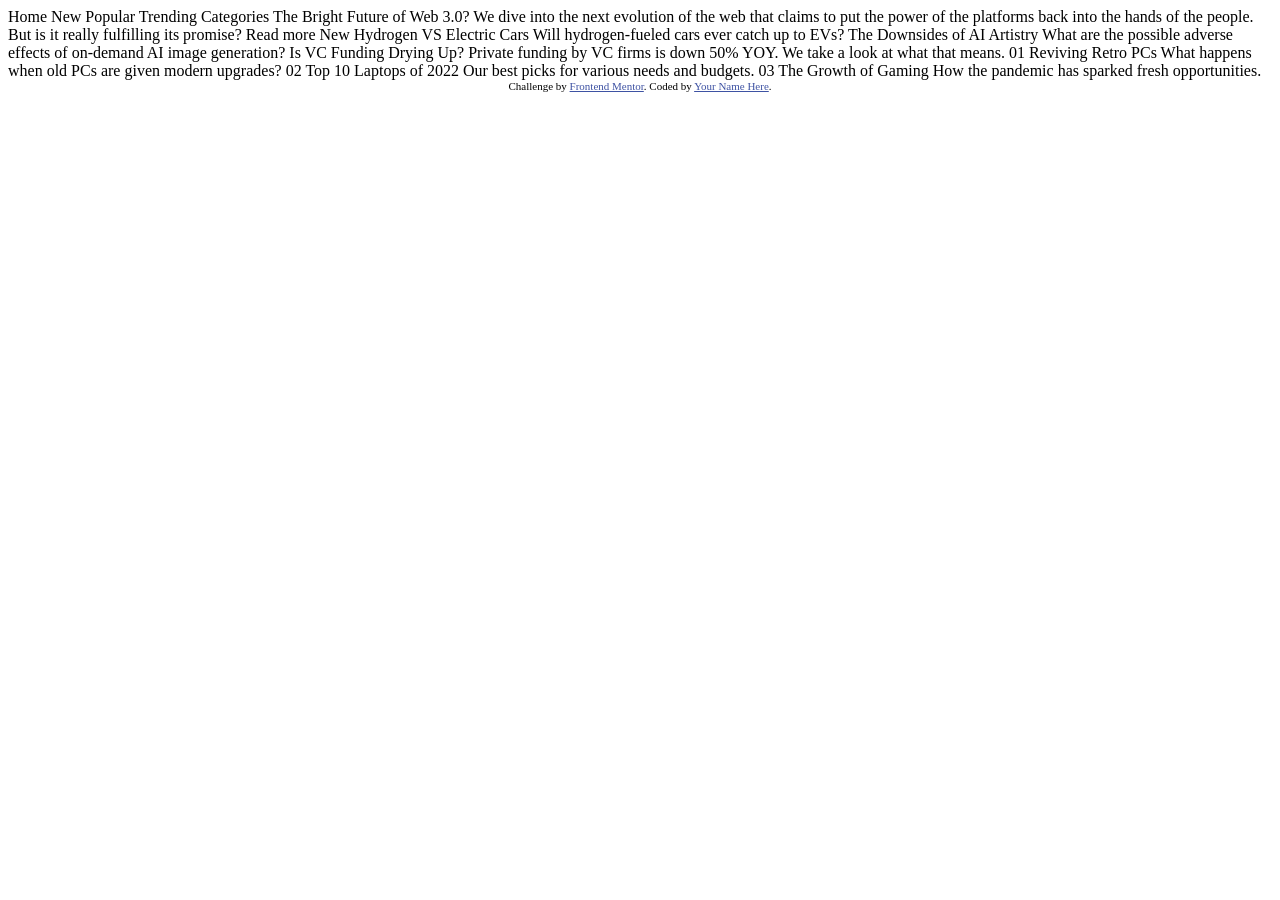
<file: news-homepage-main/index.html>
<!DOCTYPE html>
<html lang="en">
<head>
  <meta charset="UTF-8">
  <meta name="viewport" content="width=device-width, initial-scale=1.0"> <!-- displays site properly based on user's device -->

  <link rel="icon" type="image/png" sizes="32x32" href="./assets/images/favicon-32x32.png">
  
  <title>Frontend Mentor | News homepage</title>

  <!-- Feel free to remove these styles or customise in your own stylesheet 👍 -->
  <style>
    .attribution { font-size: 11px; text-align: center; }
    .attribution a { color: hsl(228, 45%, 44%); }
  </style>
</head>
<body>

  Home
  New
  Popular
  Trending
  Categories

  The Bright Future of Web 3.0?

  We dive into the next evolution of the web that claims to put the power of the platforms back into the hands of the people. 
  But is it really fulfilling its promise?

  Read more

  New 

  Hydrogen VS Electric Cars
  Will hydrogen-fueled cars ever catch up to EVs?

  The Downsides of AI Artistry
  What are the possible adverse effects of on-demand AI image generation?

  Is VC Funding Drying Up?
  Private funding by VC firms is down 50% YOY. We take a look at what that means.

  01
  Reviving Retro PCs
  What happens when old PCs are given modern upgrades?

  02
  Top 10 Laptops of 2022
  Our best picks for various needs and budgets.

  03
  The Growth of Gaming
  How the pandemic has sparked fresh opportunities.
  
  <div class="attribution">
    Challenge by <a href="https://www.frontendmentor.io?ref=challenge" target="_blank">Frontend Mentor</a>. 
    Coded by <a href="#">Your Name Here</a>.
  </div>
</body>
</html>
</file>
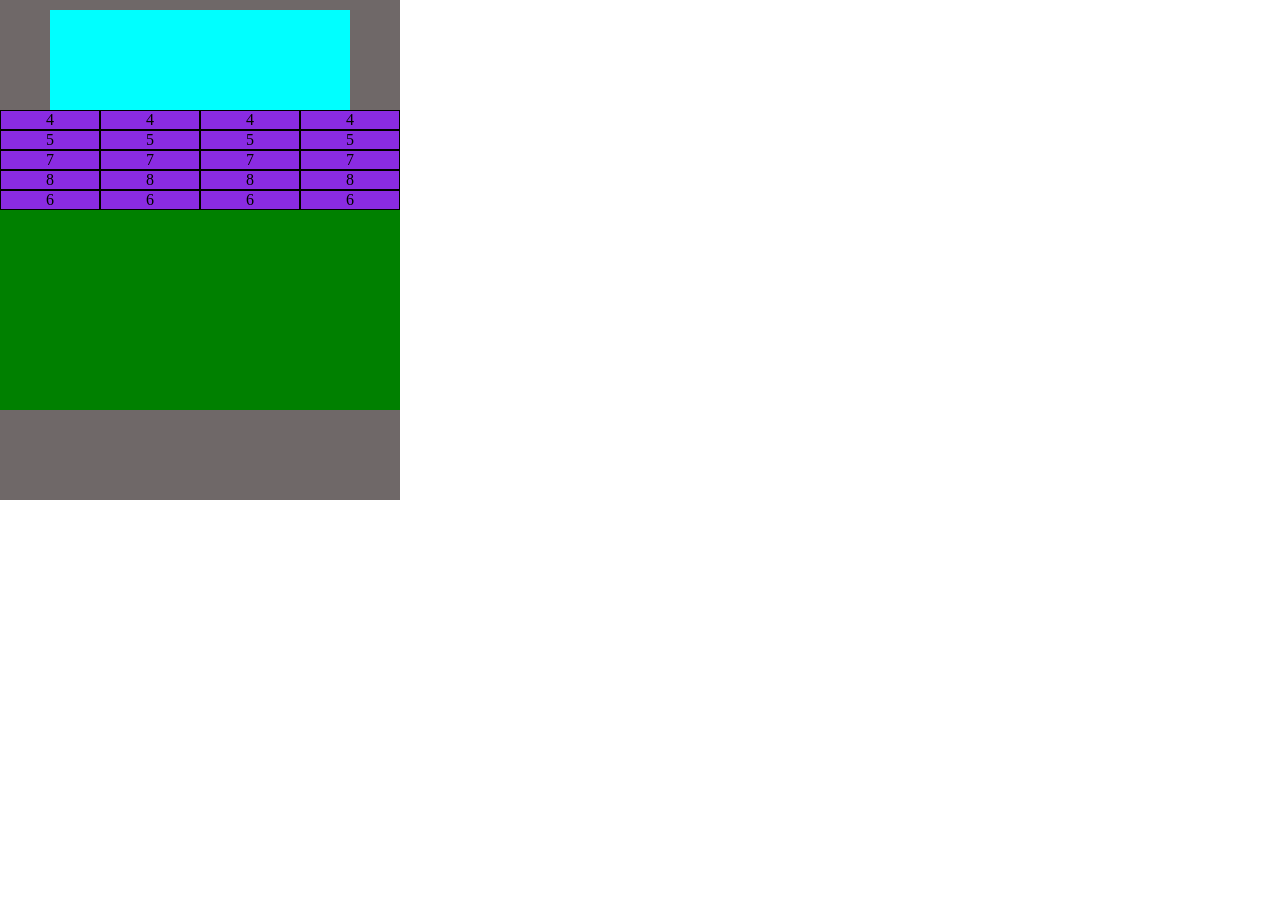
<file: Projects/calculator/index.html>
<!DOCTYPE html>
<html lang="en">
  <head>
    <meta charset="UTF-8" />
    <meta name="viewport" content="width=device-width, initial-scale=1.0" />
    <link rel="stylesheet" href="style.css" />
    <title>Calculator</title>
  </head>
  <body>
    <div class="container">
      <div class="header"></div>
      <div class="main">
        <div class="row1">
          <div>4</div>
          <div>5</div>
          <div>7</div>
          <div>8</div>
          <div>6</div>
        </div>
        <div class="row2">
          <div>4</div>
          <div>5</div>
          <div>7</div>
          <div>8</div>
          <div>6</div>
        </div>
        <div class="row3">
          <div>4</div>
          <div>5</div>
          <div>7</div>
          <div>8</div>
          <div>6</div>
        </div>
        <div class="row4">
          <div>4</div>
          <div>5</div>
          <div>7</div>
          <div>8</div>
          <div>6</div>
        </div>
      </div>
    </div>
  </body>
</html>
</file>
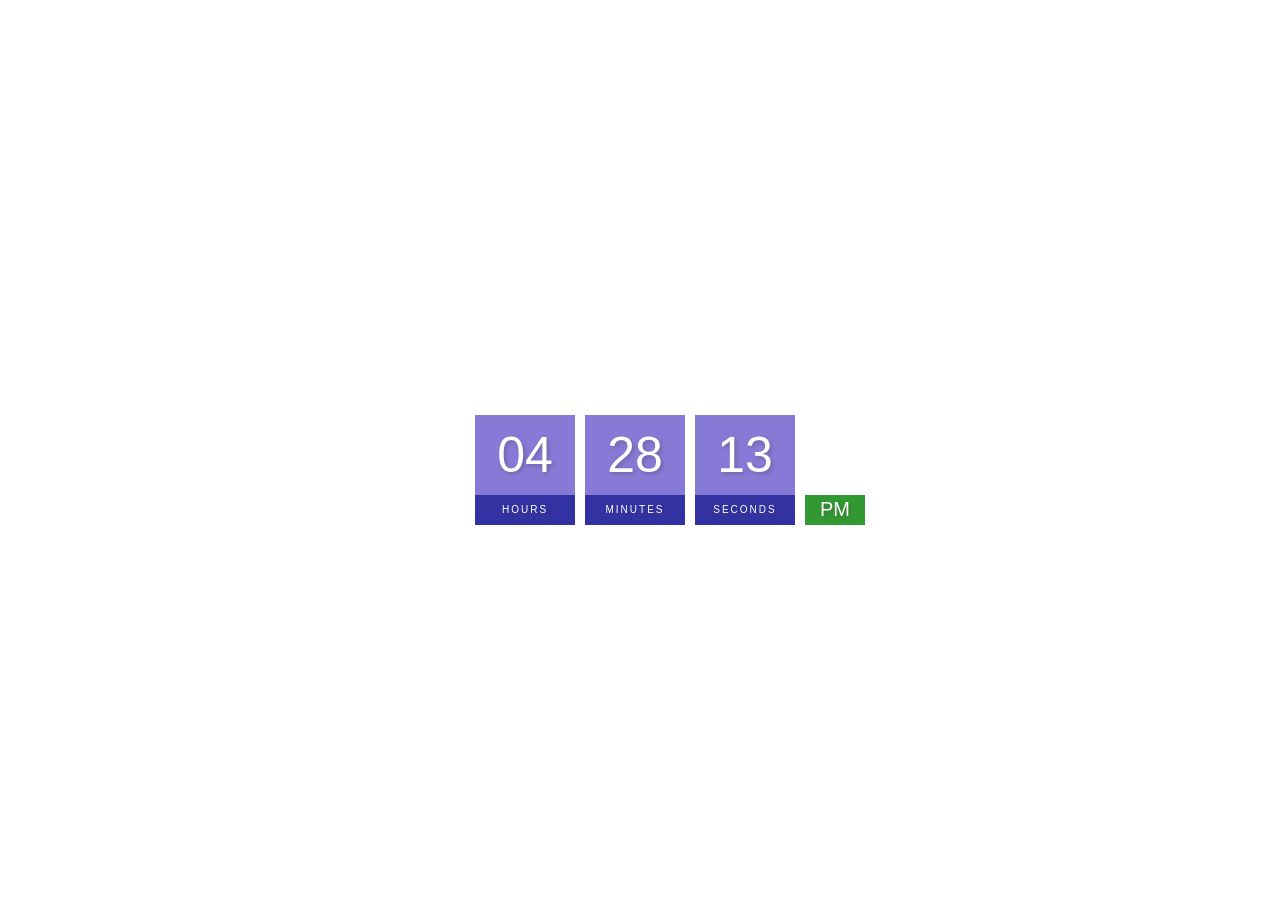
<file: Projects/digital-clock/index.html>
<!DOCTYPE html>
<html lang="en">
  <head>
    <meta charset="UTF-8" />
    <meta name="viewport" content="width=device-width, initial-scale=1.0" />
    <title>Digital Clock</title>
    <link rel="stylesheet" href="styles.css" />
  </head>
  <body>
    <h2>Digital Clock</h2>
    <div class="clock">
      <div>
        <span id="hour">00</span>
        <span class="text">Hours</span>
      </div>
      <div>
        <span id="minutes">00</span>
        <span class="text">Minutes</span>
      </div>
      <div>
        <span id="seconds">00</span>
        <span class="text">Seconds</span>
      </div>
      <div>
        <span id="ampm">AM</span>
      </div>
    </div>

    <script src="script.js"></script>
  </body>
</html>
</file>
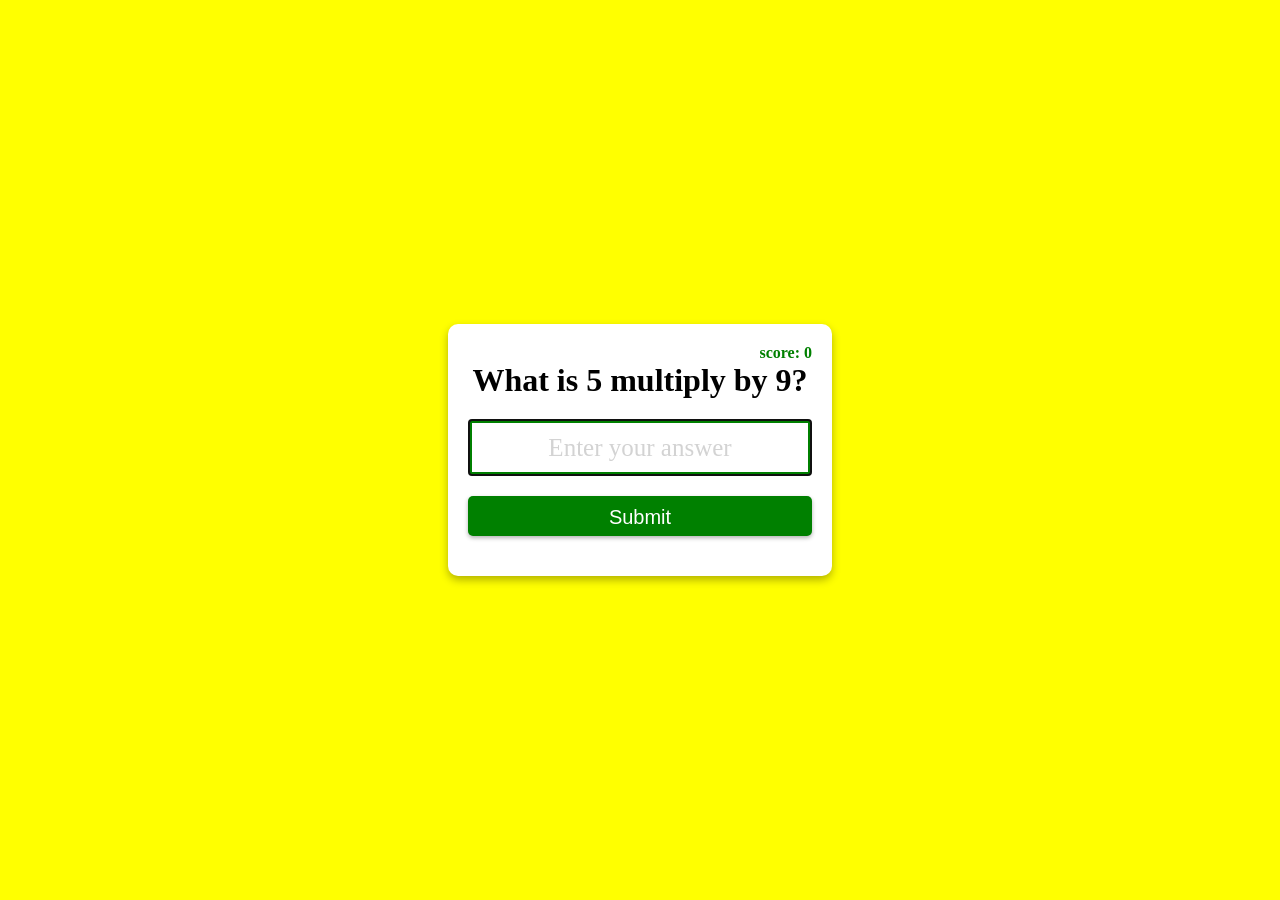
<file: Projects/multiplication-app/index.html>
<!DOCTYPE html>
<html lang="en">
  <head>
    <meta charset="UTF-8" />
    <meta name="viewport" content="width=device-width, initial-scale=1.0" />
    <link rel="stylesheet" href="style.css" />
    <title>Multiplication App</title>
  </head>
  <body>
    <form class="form" id="form">
      <h4 class="score" id="score">score: 0</h4>
      <h1 id="question">What is 9 multiply by 1?</h1>
      <input
        type="text"
        id="input"
        class="input"
        placeholder="Enter your answer"
        autofocus
        autocomplete="off"
      />
      <button class="btn">Submit</button>
    </form>

    <script src="script.js"></script>
  </body>
</html>
</file>
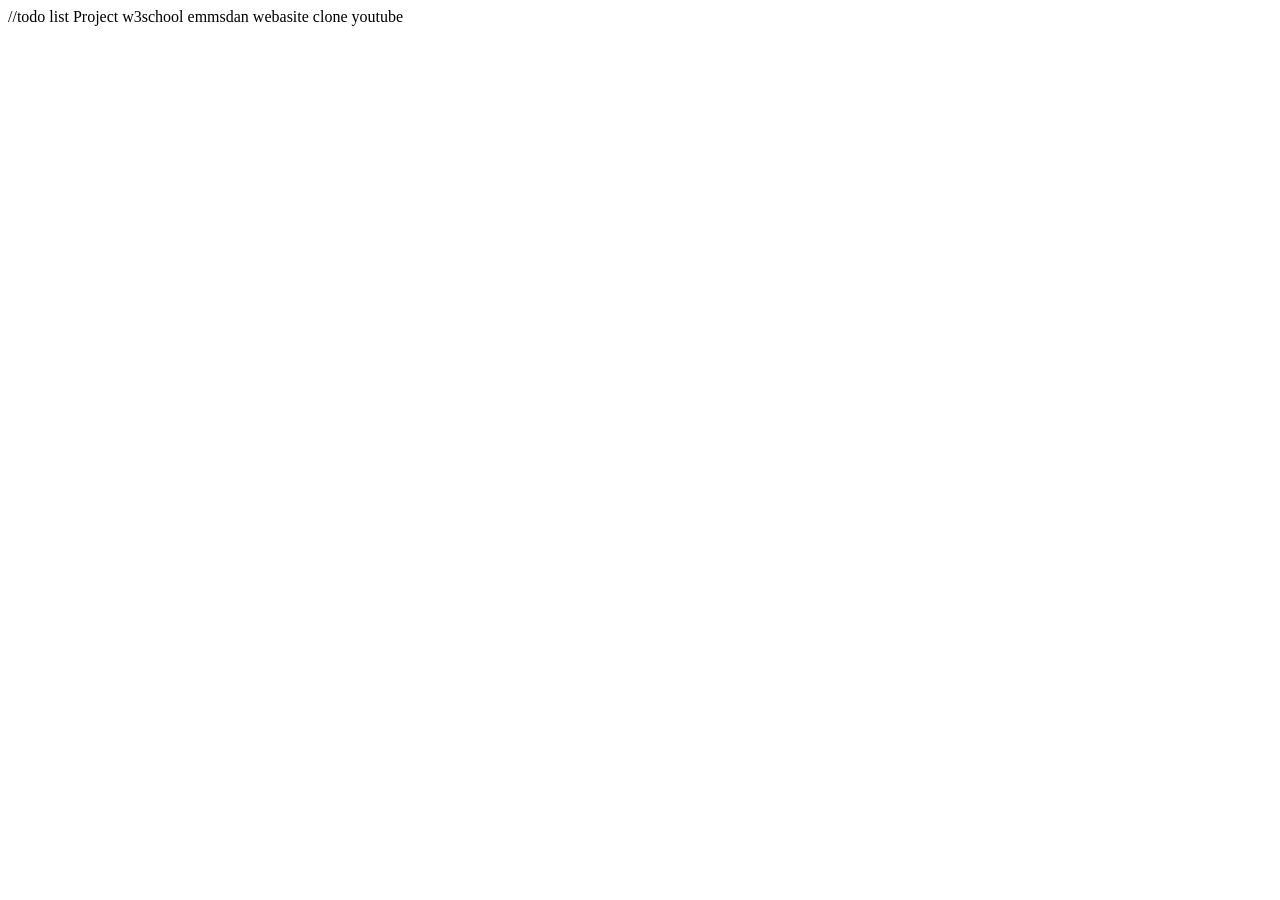
<file: Projects/quote/index.html>
<!DOCTYPE html>
<html lang="en">
  <head>
    <meta charset="UTF-8" />
    <meta name="viewport" content="width=device-width, initial-scale=1.0" />
    <title>Document</title>
  </head>
  <body></body>
</html>
//todo list Project w3school emmsdan webasite clone youtube
</file>
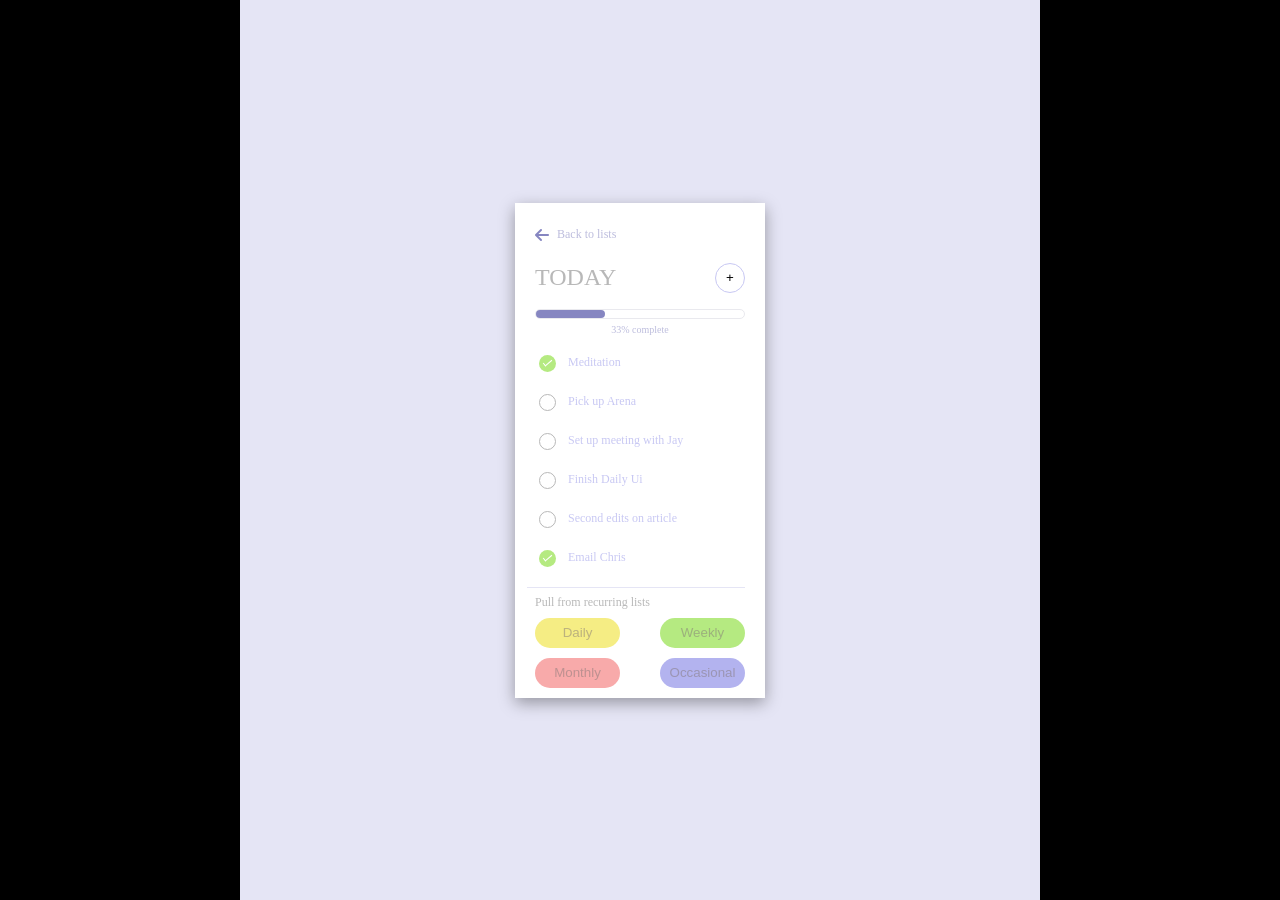
<file: Projects/toDoList/index.html>
<!DOCTYPE html>
<html lang="en">
  <head>
    <meta charset="UTF-8" />
    <meta name="viewport" content="width=device-width, initial-scale=1.0" />
    <title>Web Component</title>
    <link rel="stylesheet" href="style.css" />
    <link
      rel="stylesheet"
      href="https://cdnjs.cloudflare.com/ajax/libs/font-awesome/6.5.1/css/all.min.css"
    />
  </head>
  <body>
    <todo-list></todo-list>

    <script src="script.js"></script>
  </body>
</html>
</file>
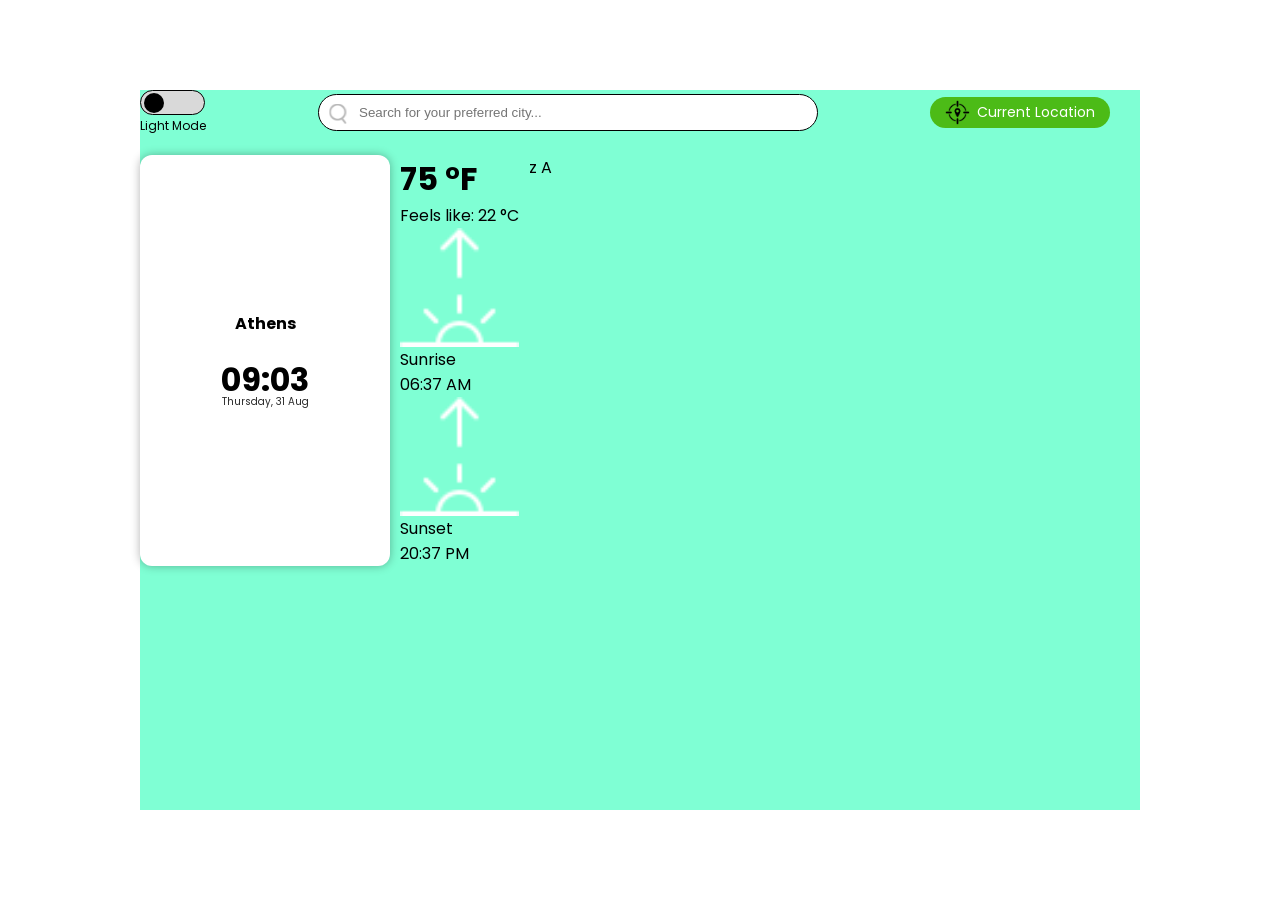
<file: Projects/weather-app/index.html>
<!DOCTYPE html>
<html lang="en">
  <head>
    <meta charset="UTF-8" />
    <meta name="viewport" content="width=device-width, initial-scale=1.0" />
    <title>Weather APP</title>
    <link rel="stylesheet" href="style.css" />
    <link rel="preconnect" href="https://fonts.googleapis.com" />
    <link rel="preconnect" href="https://fonts.gstatic.com" crossorigin />
    <link
      href="https://fonts.googleapis.com/css2?family=DM+Sans:opsz,wght@9..40,300;9..40,400;9..40,500;9..40,600;9..40,700;9..40,800&family=Hanken+Grotesk:ital,wght@0,800;1,500;1,700&family=Inter:wght@400;700;800&family=Lexend+Deca&family=Montserrat:wght@100;200;300;400&family=Poppins:wght@300;400;500;600;700;800;900&family=Roboto:ital,wght@0,400;0,700;1,100;1,400;1,500;1,700&family=Volkhov:wght@400;700&display=swap"
      rel="stylesheet"
    />
  </head>
  <body>
    <div class="weather-container">
      <header>
        <!--Mode Start Here-->
        <div class="mode">
          <input type="checkbox" id="dark-mode" class="input" />
          <label for="dark-mode" class="label">
            <div class="circle"></div>
          </label>
          <div class="mode-update">Light Mode</div>
        </div>
        <!--Mode Ends Here-->
        <!--search city starts here-->
        <form id="form" class="search-form">
          <input
            type="text"
            name="searchbox"
            class="search-input"
            id="search"
            placeholder="Search for your preferred city..."
          />
          <img src="./img/search 1.svg" alt="search icon" class="search-icon" />
        </form>
        <!--search city ends here-->

        <!--current location start here-->
        <div class="location-container">
          <img
            src="./img/current location icon.svg"
            class="current-location-icon"
            alt="current location icon"
          />
          <div class="current-location">Current Location</div>
        </div>
        <!--current location ends here-->
      </header>
      <main>
        <div class="first-row">
        
          <!--city div-->
          <div class="weather-summary">
            <h4 class="weather-city">Athens</h4>
            <h1 class="weather-time">09:03</h1>
            <p class="weather-date">Thursday, 31 Aug</p>
          </div>
      
<!--second row start here-->
<div class="weather-temperature">
  <h1 class="temperature">75 <span class="weather-degree-fahrenheit">&#176F</span></h1>
  <p>Feels like: 22 <span class="weather-degree-celsius">&#176C</span></p>
  <div class="sun-box">
    <img src="./img/sunrise-white 1.svg" class="sun" alt="" />
    <div class="sun-container">
      <p class="sun-status">Sunrise</p>
      <p class="time">06:37 AM</p>
    </div>
  </div>
    <!--sunset-->
  <div class="sun-box">
    <img src="./img/sunrise-white 1.svg" class="sun" alt="" />
    <div  class="sun-container">
      <p class="sun-status">Sunset</p>
      <p class="time">20:37 PM</p>
    </div>
  </div>
</div>z A 
        
            
          <!--first-content ends here-->
        
        <div class="second-row">

        </div>
      </main>
    </div>
    
    <script src="script.js"></script>
  </body>
</html> 
<div class="second-row">
  <!--first column-->
</file>
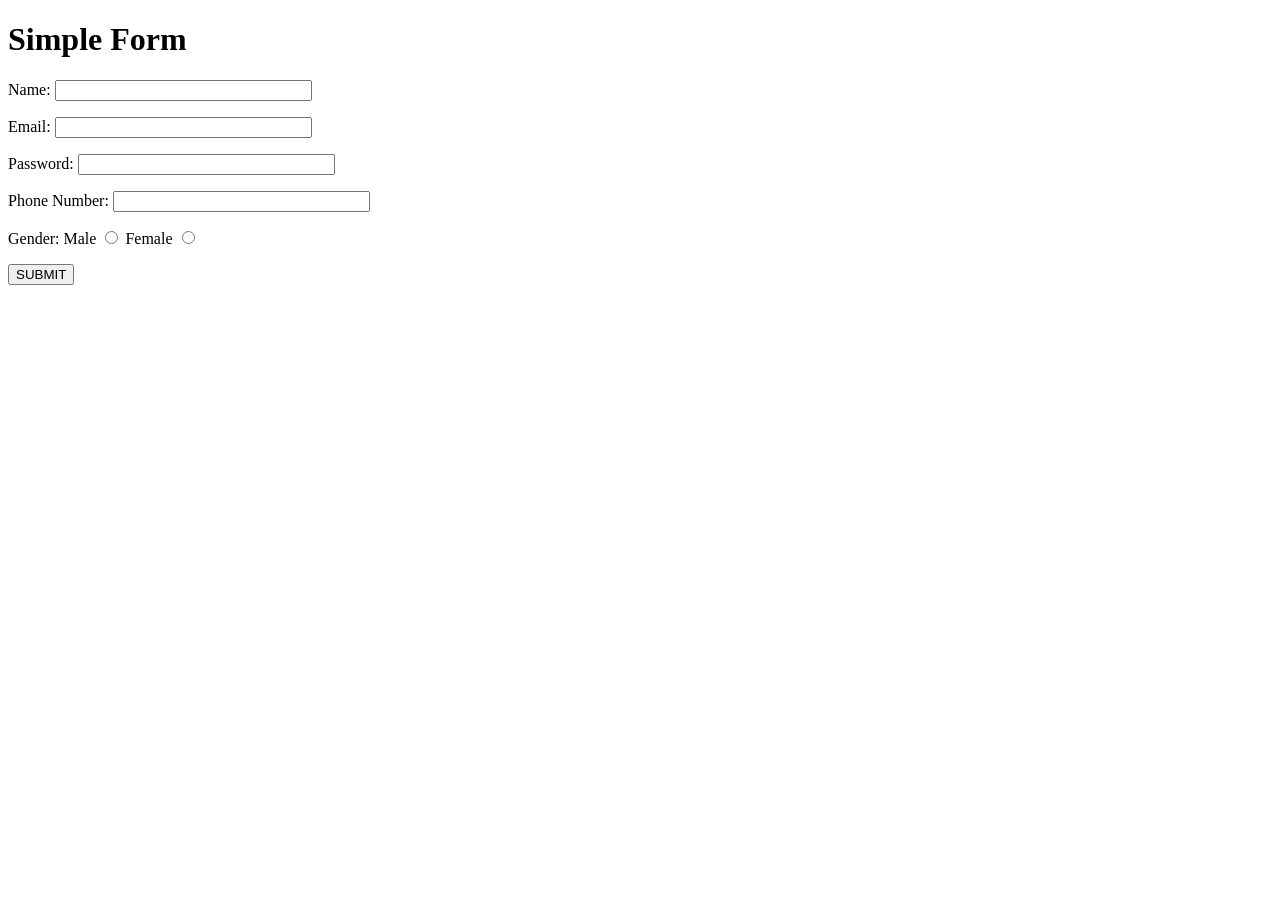
<file: Side hustle task/sideHustleFirstTask/index.html>
<!DOCTYPE html>
<html lang="en">
<head>
    <meta charset="UTF-8">
    <meta http-equiv="X-UA-Compatible" content="IE=edge">
    <meta name="viewport" content="width=device-width, initial-scale=1.0">
    <title>Creating Form</title>

</head>
<body>
    <h1>Simple Form</h1>
    <form action="#" method="post">
      <p>
        <label for="name">Name:</label>
        <input type="text" name="name" id="name" size="30" required>
    </p> 

    <p>
            <label for="email">Email:</label>
            <input type="email" name="email" id="email" pattern=".+@gmail\.com" size="30" required>
     </p>

     <p>
        <label for="password">Password:</label>
        <input type="password" id="password" name="password"  size="30" required>
    </p>

     <p>
            <label for="phone">Phone Number:</label>
            <input type="tel" name="phone" id="phone" size="30"  required>
     </p>

     <p>

      <label for="gender">Gender:
        <label for="male">Male</label>
        <input type="radio" id="male" name="gender" value = "male" required>

            <label for="female">Female</label>
            <input type="radio" id="female" name="gender" value = "female" required>
     </label>
    </p>

   
        <button type="submit" onclick="showAlert()">SUBMIT</button>
    
    </form>
<script type="text/javascript" src="script.js"></script>

</body>
</html>
</file>
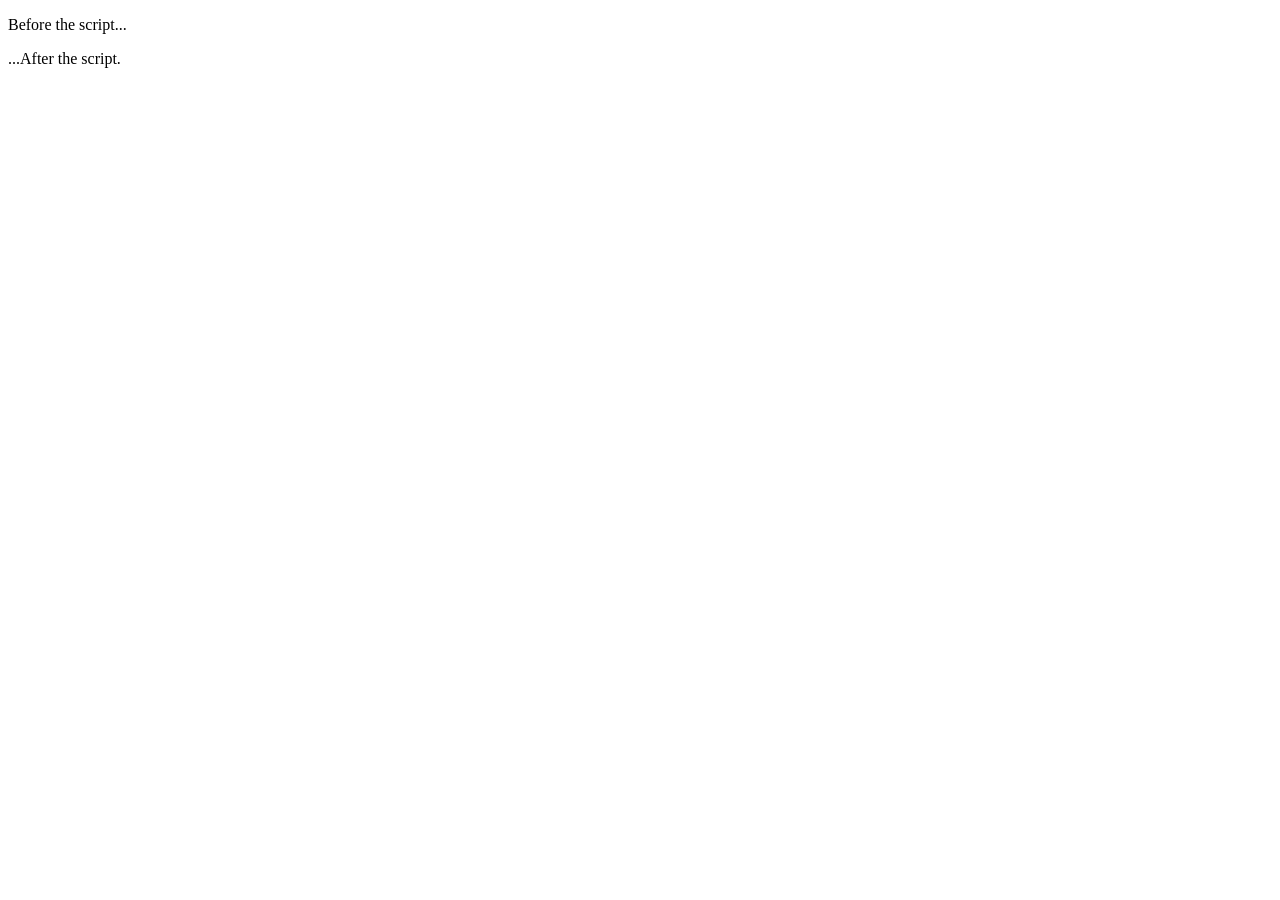
<file: Projects/my.js/my.html>
<!DOCTYPE html>
<html>
  <body>
    <p>Before the script...</p>

    <script>
      let official = +prompt('enter favorite number');
      if (official > 0) {
        alert(1);
      } else if (official < 0) {
        alert(-1);
      } else {
        alert(0);
      }
    </script>

    <p>...After the script.</p>
  </body>
</html>
</file>
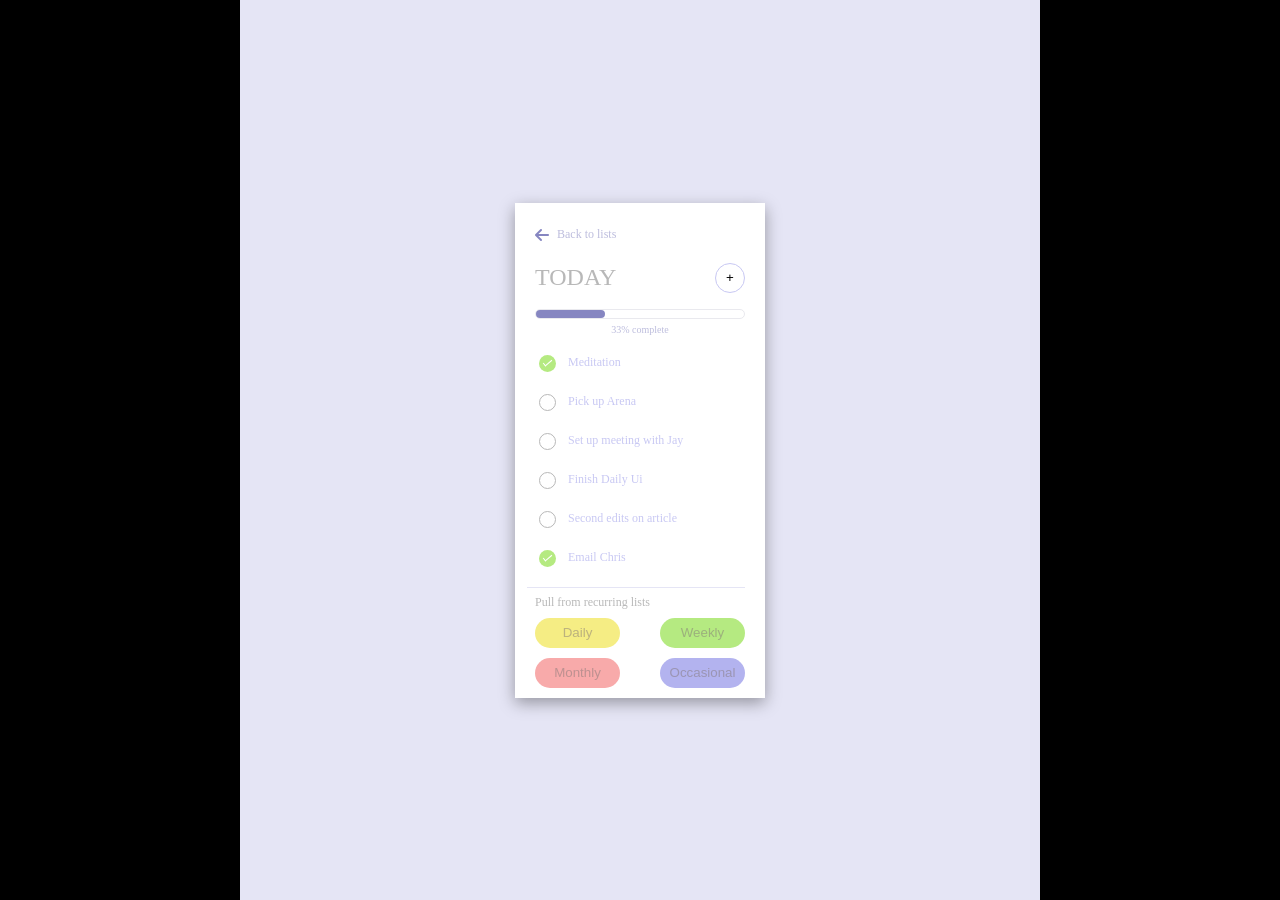
<file: Projects/toDoList/todo1.html>
<!DOCTYPE html>
<html lang="en">
  <head>
    <meta charset="UTF-8" />
    <meta name="viewport" content="width=device-width, initial-scale=1.0" />
    <title>Web Component</title>
    <link rel="stylesheet" href="style.css" />
    <link
      rel="stylesheet"
      href="https://cdnjs.cloudflare.com/ajax/libs/font-awesome/6.5.1/css/all.min.css"
    />
  </head>
  <body>
    <main>
      <div class="container">
        <div class="first-section">
          <i class="fa-solid fa-arrow-left"></i>
          <p class="back-list">Back to lists</p>
        </div>

        <div class="day">
          <h2 class="present-day">TODAY</h2>
          <button class="add-day">+</button>
        </div>

        <div class="progress-section">
          <div class="progress-container">
            <div class="progress-bar"></div>
          </div>

          <p class="progress-text">33% complete</p>
        </div>

        <form>
          <label>
            <input type="checkbox" />
            <span class="tick-background"></span>
            <p>Meditation</p>
          </label>

          <label>
            <input type="checkbox" />
            <span></span>
            <p>Pick up Arena</p>
          </label>

          <label>
            <input type="checkbox" />
            <span></span>
            <p>Set up meeting with Jay</p>
          </label>

          <label>
            <input type="checkbox" />
            <span></span>
            <p>Finish Daily Ui</p>
          </label>

          <label>
            <input type="checkbox" />
            <span></span>
            <p>Second edits on article</p>
          </label>

          <label class="last-child">
            <input type="checkbox" />
            <span class="tick-background"></span>
            <p>Email Chris</p>
          </label>
        </form>

        <div class="footer">
          <p>Pull from recurring lists</p>

          <div class="button-container first-button">
            <button class="buttons yellow">Daily</button>
            <button class="buttons green">Weekly</button>
          </div>

          <div class="button-container second-button">
            <button class="buttons peach">Monthly</button>
            <button class="buttons lilac">Occasional</button>
          </div>
        </div>

        <!---Container end here-->
      </div>
    </main>
    <script src="script.js"></script>
  </body>
</html>
</file>
<file: Projects/calculator/style.css>
* {
  padding: 0;
  margin: 0;
  box-sizing: border-box;
}
body {
  height: 100vh;
}
.container {
  width: 400px;
  height: 500px;
  background-color: rgba(13, 1, 1, 0.591);
  padding-top: 10px;
}
.header {
  width: 300px;
  height: 100px;
  background-color: aqua;

  margin: auto;
}
.main {
  background-color: green;
  height: 300px;
  width: 400px;
  display: grid;
  grid-template-columns: repeat(4, 1fr);
  grid-template-rows: repeat(5, 1fr);
}
.main div {
  height: 100px;
  width: 100px;
  background-color: blueviolet;
  border: 1px solid black;
  display: flex;
  flex-direction: column;
  align-items: center;
  justify-content: center;
}
.row1 {
}
</file>
<file: Projects/digital-clock/styles.css>
body {
  margin: 0;
  height: 100vh;
  display: flex;
  flex-direction: column;
  align-items: center;
  font-family: sans-serif;
  justify-content: center;
  background: url('https://images.unsplash.com/photo-1490730141103-6cac27aaab94?q=80&w=1470&auto=format&fit=crop&ixlib=rb-4.0.3&ixid=M3wxMjA3fDB8MHxwaG90by1wYWdlfHx8fGVufDB8fHx8fA%3D%3D');
  background-size: cover;
  overflow: hidden;
}
h2 {
  text-transform: uppercase;
  letter-spacing: 4px;
  font-size: 14px;
  text-align: center;
  color: white;
}
.clock {
  display: flex;
}
.clock div {
  margin: 5px;
  opacity: 0.8;
  position: relative;
}
.clock span {
  width: 100px;
  height: 80px;
  background-color: slateblue;
  color: white;
  display: flex;
  justify-content: center;
  align-items: center;
  font-size: 50px;
  text-shadow: 2px 2px 4px rgba(0, 0, 0, 0.3);
}
.clock .text {
  height: 30px;
  font-size: 10px;
  text-transform: uppercase;
  letter-spacing: 2px;
  background: darkblue;
}
.clock #ampm {
  bottom: 0;
  position: absolute;
  width: 60px;
  height: 30px;
  font-size: 20px;
  background: green;
}
</file>
<file: Projects/multiplication-app/style.css>
* {
  margin: 0;
  padding: 0;
  box-sizing: border-box;
}
body {
  background: yellow;
  height: 100vh;
  display: flex;
  justify-content: center;
  align-items: center;
  text-align: center;
  font-family: cursive;
}
.form {
  padding: 20px;
  margin: 10px;
  background-color: white;
  border-radius: 10px;
  box-shadow: 0 4px 8px rgba(0, 0, 0, 0.3);
}
.score {
  text-align: right;

  color: green;
}
.input {
  border: 4px solid green;
  width: 100%;
  box-sizing: border-box;
  text-align: center;
  font-size: 25px;
  padding: 10px;
  margin-top: 20px;
  display: block;
  color: green;
}
.input::placeholder {
  color: lightgray;
  font-family: cursive;
}
.btn {
  width: 100%;
  background-color: green;
  border: none;
  color: white;
  height: 40px;
  margin-top: 20px;
  display: block;
  padding: 10px;
  font-size: 20px;
  border-radius: 5px;
  margin: 20px 0;
  box-shadow: 0 2px 4px rgba(0, 0, 0, 0.3);
  cursor: pointer;
}
.btn:hover {
  filter: brightness(0.9);
}
</file>
<file: Projects/toDoList/style.css>
* {
  margin: 0;
  padding: 0;
  box-sizing: border-box;
}
body {
  background-color: black;
  height: 100vh;
  font-family: 'Times New Roman', Times, serif;
  overflow: hidden;
}
main {
  background-color: #e5e5f5;
  width: 800px;
  margin: 0 auto;
  height: 100vh;
  display: flex;
  justify-content: center;
  align-items: center;
}
.container {
  width: 250px;
  background-color: #ffffff;
  margin: 0 auto;
  padding-left: 20px;
  padding-right: 20px;
  box-shadow: rgba(0, 0, 0, 0.35) 0px 5px 15px;
}
p {
  font-size: 12px;
}
.first-section {
  display: flex;
  padding-top: 1.5rem;
  gap: 0.5rem;
}
.fa-arrow-left {
  color: #8686c1;
}
.back-list {
  color: #bdbddd;
}
.day {
  display: flex;
  justify-content: space-between;
  margin-top: 20px;
  align-items: center;
}
.present-day {
  font-weight: 400;
  color: #b8b8b8;
}
.add-day {
  background-color: transparent;
  width: 30px;
  height: 30px;
  border-radius: 25px;
  border: none;
  border: 1px solid #c8c8f3;
}
.progress-container {
  width: 100%;
  height: 10px;
  background-color: white;
  border: 1px solid #e9e9ee;
  margin-top: 1rem;
  border-radius: 8px;
}
.progress-bar {
  width: 33%;
  height: 8px;
  background-color: #8686c1;
  border-radius: 8px;
}
.progress-text {
  text-align: center;
  margin-top: 5px;
  color: #bdbddd;
  font-size: 10px;
}
form {
  margin-top: 20px;
}
label {
  position: relative;
  display: flex;
  gap: 12px;
  cursor: pointer;
  margin-left: -8px;
  margin-bottom: 22px;
}

label input {
  visibility: hidden;
  appearance: none;
}
label span {
  position: relative;
  width: 17px;
  height: 17px;
  border: 1px solid #b8b8b8;
  border-radius: 50%;
}
/*ul li */
label span:before {
  content: '';
  position: absolute;
  top: 5px;
  left: 4px;
  width: 8px;
  height: 3px;
  border-left: 1.5px solid #fff;
  border-bottom: 1.5px solid #fff;
  transform: rotate(-40deg);
}
label p {
  color: #c8c8f3;
}
.tick-background {
  border: none;
  background-color: #b5ea81;
}
.last-child {
  border-bottom: 1px solid #e5e5f5;
  padding-bottom: 20px;
}
.footer {
  margin-top: -15px;
}
.footer p {
  color: #b8b8b8;
  margin-bottom: 8px;
}

.button-container {
  display: flex;
  gap: 40px;
}
.buttons {
  width: 100px;
  height: 30px;
  border: none;
  margin-bottom: 10px;
  border-radius: 15px;
  color: rgba(131, 119, 119, 0.5);
}

.yellow {
  background-color: #f5ed84;
}

.green {
  background-color: #b5ea81;
}
.peach {
  background-color: #f8aaaa;
}
.lilac {
  background-color: #b3b3ef;
}

@media only screen and (min-width: 350px) and (max-width: 700px) {
  body {
    display: flex;
    justify-content: center;
    align-items: center;
  }
  main {
    display: flex;
    justify-content: center;
    align-items: center;
    height: 90vh;
  }
  .container {
    width: 250px;
    background-color: #ffffff;
    margin: 0 auto;
    padding-left: 20px;
    padding-right: 20px;
    box-shadow: rgba(0, 0, 0, 0.35) 0px 5px 15px;
  }
}
</file>
<file: Projects/weather-app/style.css>
* {
  margin: 0;
  padding: 0;
  box-sizing: border-box;
}
body {
  display: flex;
  justify-content: center;
  align-items: center;
  height: 100vh;
  font-family: poppins;
}

.weather-container {
  width: 1000px;
  height: 80vh;
  background-color: aquamarine;
}
header {
  display: flex;
  gap: 7rem;
  align-items: center;
  margin-bottom: 20px;
}
.mode {
  display: flex;
  flex-direction: column;
}
.mode-update {
  margin-top: 14px;
  font-size: 12px;
}
.input {
  visibility: hidden;
}
.label {
  background-color: #d9d9d9;
  width: 65px;
  height: 25px;
  position: absolute;
  border-radius: 30px;
  cursor: pointer;
  border: 1px solid black;
}
.circle {
  width: 20px;
  height: 20px;
  border-radius: 10px;
  background-color: black;
  position: absolute;
  top: 2px;
  left: 2.5px;
  animation: toggleOff 0.4s linear forwards;
}
.input:checked + .label {
  background-color: white;
}
.input:checked + .label .circle {
  animation: toggleOn 0.4s linear forwards;
  background-color: black;
}

@keyframes toggleOn {
  0% {
    transform: translateX(0);
  }
  100% {
    transform: translateX(40px);
  }
}
@keyframes toggleOff {
  0% {
    transform: translateX(40px);
  }
  100% {
    transform: translateX(0);
  }
}

/* search styling start here*/
.search-form {
  position: relative;
}
.search-icon {
  width: 20px;
  height: 20px;
  position: absolute;
  left: 10px;
  top: 10px;

  color: #fff;
}
.search-input {
  border-radius: 20px;
  width: 500px;
  border: 1px solid black;
  padding: 10px;
  margin: 0;
}
input.search-input::placeholder {
  padding-left: 30px;
}
.location-container {
  display: flex;
  position: relative;
  align-items: center;
  justify-content: spac;
  padding: 0.2rem 15px;
  background-color: #4cbb17;
  font-size: 14px;
  border-radius: 20px;
}
.current-location {
  color: white;
  margin-left: 7px;
}
.current-location-icon {
  width: 25px;
  height: 25px;
}
.first-row {
  display: flex;
  gap: 10px;
}
.weather-summary {
  display: flex;
  flex-direction: column;
  justify-content: center;
  align-items: center;
  width: 250px;
  padding: 10px;
  border-radius: 12px;
  box-shadow: 0px 0px 10px rgba(0, 0, 0, 0.3);
  background-color: white;
}
.weather-city {
  margin-top: 15px;
  margin-bottom: 20px;
}
.sun-box {
  display: flex;
  flex-direction: column;
}
.sun-container {
  display: flex;
  flex-direction: column;
}

.weather-date {
  font-size: 10px;
  color: #292929;
  margin-top: -10px;
  margin-bottom: 15px;
}
.second-container {
  display: flex;
  width: 500px;
  background-color: white;
}
.sunrise {
  width: 40px;
  height: 40px;
}
</file>
